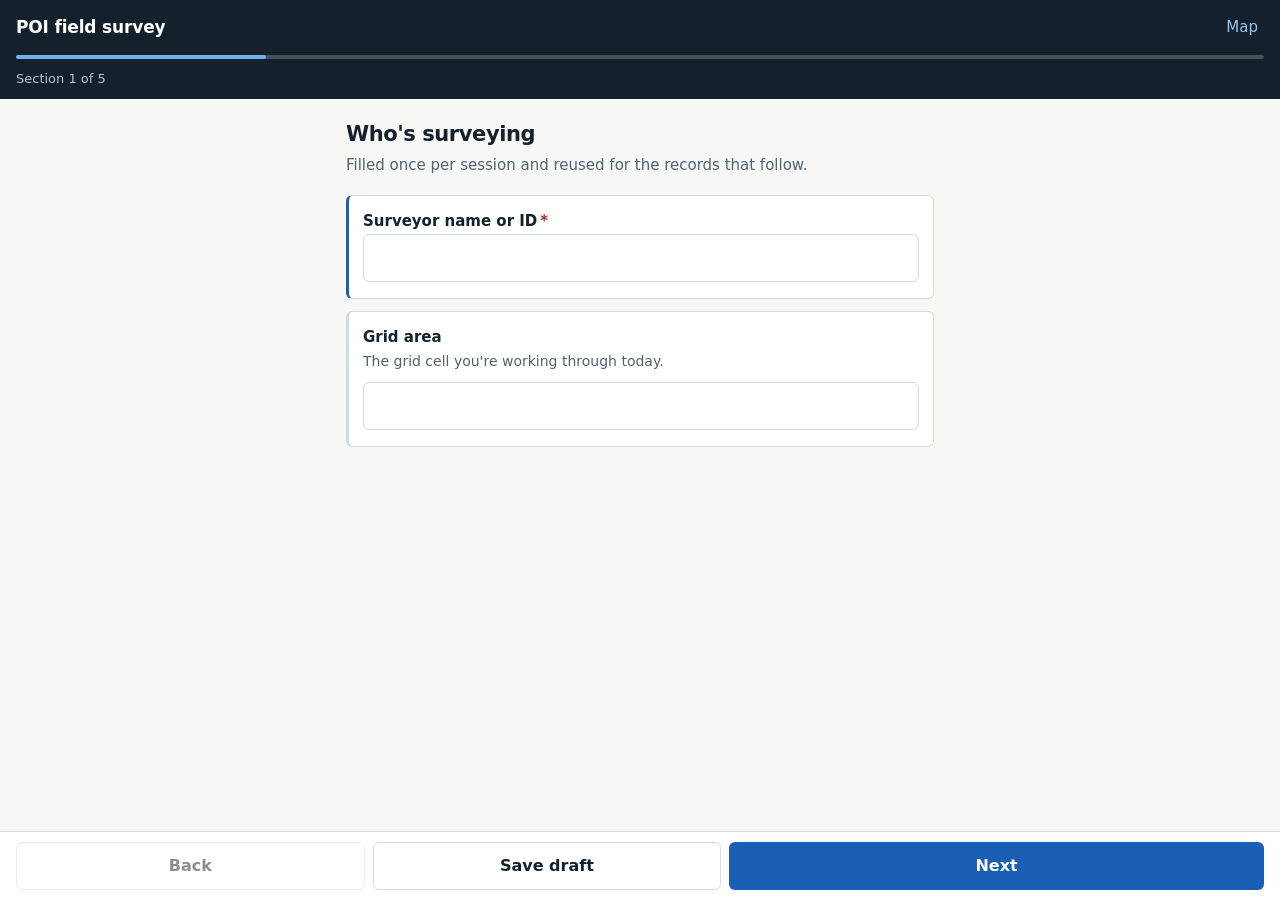
<file: static/index.html>
<!DOCTYPE html>
<html lang="en">
<head>
<meta charset="utf-8">
<meta name="viewport" content="width=device-width, initial-scale=1, viewport-fit=cover">
<meta name="theme-color" content="#14202B">
<title>POI field survey</title>
<link rel="stylesheet" href="/static/style.css">
</head>
<body>

<header class="bar">
  <div class="bar-row">
    <h1>POI field survey</h1>
    <a class="link" href="/map">Map</a>
  </div>
  <div class="progress" role="progressbar" aria-valuemin="0" aria-valuemax="100" aria-valuenow="0">
    <span id="progress-fill"></span>
  </div>
  <p class="bar-meta">
    <span id="page-count">Section 1 of 4</span>
    <button type="button" id="queue-btn" class="queue" hidden>
      <span id="queue-count">0</span> waiting to upload
    </button>
  </p>
</header>

<main id="form-root" class="sheet"><!-- pages render here --></main>

<footer class="actions">
  <button type="button" id="back-btn" class="btn ghost">Back</button>
  <button type="button" id="draft-btn" class="btn ghost">Save draft</button>
  <button type="button" id="next-btn" class="btn primary">Next</button>
  <button type="button" id="submit-btn" class="btn primary" hidden>Send record</button>
</footer>

<div id="toast" class="toast" role="status" aria-live="polite" hidden></div>

<dialog id="queue-panel" class="panel">
  <h2>Records on this device</h2>
  <p class="panel-note">
    Records stay in this browser until they upload — closing the tab or losing
    signal won't lose them. Upload runs automatically every 5 minutes while the
    page is open and online.
  </p>
  <ul id="queue-list" class="queue-list"></ul>
  <div class="panel-actions">
    <button type="button" id="upload-now" class="btn primary">Upload now</button>
    <button type="button" id="export-queue" class="btn ghost">Export as JSON</button>
    <button type="button" id="close-panel" class="btn ghost">Close</button>
  </div>
</dialog>

<script src="/static/form.js"></script>
</body>
</html>
</file>
<file: static/style.css>
/* POI field survey — built for one thumb, bright sun, and a cheap Android. */

:root {
  --ink:        #14202B;
  --ink-soft:   #52626F;
  --paper:      #F7F8F6;
  --card:       #FFFFFF;
  --line:       #D3DAE0;
  --signal:     #1A5FB4;
  --signal-dim: #E8F0FA;
  --done:       #1F7A4D;
  --pending:    #B26A00;
  --alert:      #B3261E;
  --tap:        48px;
  --radius:     6px;
}

* { box-sizing: border-box; }

html { -webkit-text-size-adjust: 100%; }

body {
  margin: 0;
  padding-bottom: calc(var(--tap) + 32px + env(safe-area-inset-bottom));
  background: var(--paper);
  color: var(--ink);
  font: 16px/1.5 system-ui, -apple-system, "Segoe UI", Roboto, sans-serif;
}

/* ---------- header ---------- */

.bar {
  position: sticky;
  top: 0;
  z-index: 10;
  background: var(--ink);
  color: #fff;
  padding: 10px 16px 8px;
  padding-top: calc(10px + env(safe-area-inset-top));
}

.bar-row { display: flex; align-items: center; justify-content: space-between; gap: 12px; }

.bar h1 { margin: 0; font-size: 17px; font-weight: 600; letter-spacing: -0.01em; }

.link { color: #9EC5F0; text-decoration: none; font-size: 15px; padding: 6px; }
.link:hover { text-decoration: underline; }

.progress { height: 4px; background: rgba(255,255,255,.22); border-radius: 2px; margin: 10px 0 8px; }
.progress span { display: block; height: 100%; width: 0; background: #6FB1F5; border-radius: 2px; transition: width .25s ease; }

.bar-meta { display: flex; justify-content: space-between; align-items: center; margin: 0; font-size: 13px; color: #B7C4CF; min-height: 24px; }

.queue {
  border: 1px solid var(--pending);
  background: #3A2A10;
  color: #F5C77E;
  border-radius: 999px;
  padding: 3px 11px;
  font: inherit;
  font-size: 13px;
  cursor: pointer;
}

/* ---------- form sheet ---------- */

.sheet { max-width: 620px; margin: 0 auto; padding: 16px; }

.page { display: none; }
.page.active { display: block; }

.page > h2 {
  margin: 4px 0 4px;
  font-size: 21px;
  font-weight: 650;
  letter-spacing: -0.02em;
}

.page > .page-hint { margin: 0 0 18px; color: var(--ink-soft); font-size: 15px; }

.field {
  background: var(--card);
  border: 1px solid var(--line);
  border-left: 3px solid var(--line);
  border-radius: var(--radius);
  padding: 14px 14px 16px;
  margin-bottom: 12px;
}

.field.required { border-left-color: var(--signal); }
.field.invalid  { border-left-color: var(--alert); }

.field > label,
.field > .field-label {
  display: block;
  font-weight: 600;
  font-size: 15px;
  margin-bottom: 2px;
}

.req-mark { color: var(--alert); margin-left: 3px; }

.hint { display: block; color: var(--ink-soft); font-size: 14px; margin-bottom: 10px; }

.error { display: none; color: var(--alert); font-size: 14px; margin-top: 8px; font-weight: 500; }
.field.invalid .error { display: block; }

input[type=text], input[type=tel], input[type=number], select, textarea {
  width: 100%;
  min-height: var(--tap);
  padding: 10px 12px;
  border: 1px solid var(--line);
  border-radius: var(--radius);
  background: #fff;
  color: var(--ink);
  font: inherit;
  font-size: 16px; /* keeps iOS from zooming on focus */
}

textarea { min-height: 96px; resize: vertical; }

input:focus-visible, select:focus-visible, textarea:focus-visible,
button:focus-visible, .choice:focus-within {
  outline: 3px solid var(--signal);
  outline-offset: 1px;
}

/* radio / checkbox stacks — full-width rows, not fiddly dots */

.choices { display: grid; gap: 8px; }

.choice {
  display: flex;
  align-items: center;
  gap: 12px;
  min-height: var(--tap);
  padding: 8px 12px;
  border: 1px solid var(--line);
  border-radius: var(--radius);
  cursor: pointer;
}

.choice input { width: 20px; height: 20px; accent-color: var(--signal); flex: none; }
.choice:has(input:checked) { border-color: var(--signal); background: var(--signal-dim); font-weight: 550; }

/* ---------- geopoint ---------- */

.geo-readout {
  display: grid;
  grid-template-columns: repeat(3, 1fr);
  gap: 1px;
  background: var(--line);
  border: 1px solid var(--line);
  border-radius: var(--radius);
  overflow: hidden;
  margin-bottom: 10px;
}

.geo-readout div { background: #fff; padding: 9px 10px; }
.geo-readout dt { margin: 0 0 2px; font-size: 12px; color: var(--ink-soft); }
.geo-readout dd { margin: 0; font-size: 15px; font-variant-numeric: tabular-nums; font-weight: 600; }

.accuracy-good { color: var(--done); }
.accuracy-poor { color: var(--pending); }

/* ---------- photo ---------- */

.photo-drop {
  display: flex;
  align-items: center;
  justify-content: center;
  min-height: 132px;
  border: 2px dashed var(--line);
  border-radius: var(--radius);
  color: var(--ink-soft);
  text-align: center;
  padding: 16px;
  margin-bottom: 10px;
}

.photo-drop img { max-width: 100%; max-height: 260px; border-radius: 4px; display: block; }

/* ---------- buttons ---------- */

.btn {
  min-height: var(--tap);
  padding: 0 18px;
  border-radius: var(--radius);
  border: 1px solid transparent;
  font: inherit;
  font-weight: 600;
  cursor: pointer;
}

.btn.primary { background: var(--signal); color: #fff; }
.btn.primary:hover { background: #164F97; }
.btn.ghost { background: #fff; color: var(--ink); border-color: var(--line); }
.btn.ghost:hover { background: #EEF1F4; }
.btn[disabled] { opacity: .5; cursor: default; }

.btn.wide { width: 100%; }
.btn.row  { flex: 1; }

.btn-pair { display: flex; gap: 8px; }

.actions {
  position: fixed;
  left: 0; right: 0; bottom: 0;
  z-index: 10;
  display: flex;
  gap: 8px;
  padding: 10px 16px;
  padding-bottom: calc(10px + env(safe-area-inset-bottom));
  background: var(--card);
  border-top: 1px solid var(--line);
}

.actions .btn { flex: 1; }
.actions #next-btn, .actions #submit-btn { flex: 1.6; }

/* ---------- toast ---------- */

.toast {
  position: fixed;
  left: 50%;
  bottom: calc(var(--tap) + 28px + env(safe-area-inset-bottom));
  transform: translateX(-50%);
  z-index: 20;
  max-width: 90vw;
  background: var(--ink);
  color: #fff;
  padding: 11px 16px;
  border-radius: var(--radius);
  font-size: 15px;
  box-shadow: 0 6px 20px rgba(20,32,43,.28);
}

.toast.ok   { background: var(--done); }
.toast.warn { background: var(--pending); }
.toast.bad  { background: var(--alert); }

/* ---------- queue panel ---------- */

.panel {
  width: min(560px, 92vw);
  border: none;
  border-radius: 10px;
  padding: 22px;
  color: var(--ink);
}
.panel::backdrop { background: rgba(20,32,43,.55); }
.panel h2 { margin: 0 0 8px; font-size: 19px; }
.panel-note { margin: 0 0 16px; color: var(--ink-soft); font-size: 14px; }

.queue-list { list-style: none; margin: 0 0 18px; padding: 0; max-height: 46vh; overflow-y: auto; }
.queue-list li {
  display: flex;
  justify-content: space-between;
  gap: 12px;
  padding: 11px 0;
  border-bottom: 1px solid var(--line);
  font-size: 15px;
}
.queue-list .state { color: var(--pending); font-size: 13px; white-space: nowrap; }
.queue-list .state.draft { color: var(--ink-soft); }
.queue-list .empty { display: block; color: var(--ink-soft); padding: 12px 0; }

.panel-actions { display: flex; flex-wrap: wrap; gap: 8px; }
.panel-actions .btn { flex: 1; min-width: 130px; }

/* ---------- review ---------- */

.review { background: var(--card); border: 1px solid var(--line); border-radius: var(--radius); }
.review div { display: flex; justify-content: space-between; gap: 16px; padding: 11px 14px; border-bottom: 1px solid var(--line); font-size: 15px; }
.review div:last-child { border-bottom: none; }
.review dt { margin: 0; color: var(--ink-soft); }
.review dd { margin: 0; text-align: right; font-weight: 550; overflow-wrap: anywhere; }

@media (prefers-reduced-motion: reduce) {
  * { transition: none !important; animation: none !important; }
}
</file>
